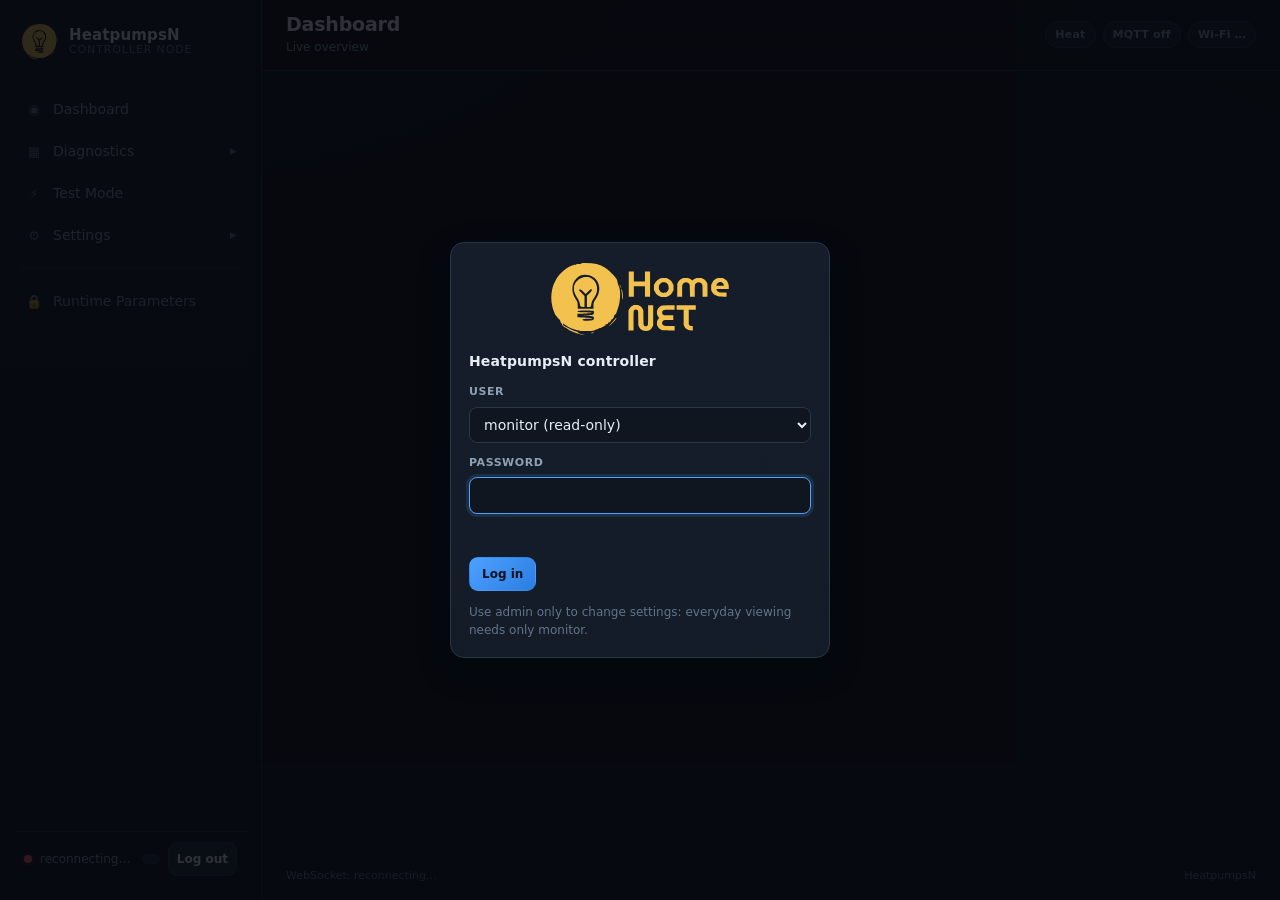
<file: firmware/data/index.html>
<!doctype html>
<html lang="en" data-theme="dark">
<head>
  <meta charset="utf-8">
  <meta name="viewport" content="width=device-width, initial-scale=1">
  <meta name="color-scheme" content="dark light">
  <title>HeatpumpsN Controller</title>
  <link rel="icon" href="favicon.svg" type="image/svg+xml">
  <link rel="stylesheet" href="css/style.css">
</head>
<body>
  <div class="app">
    <aside class="sidebar" id="sidebar">
      <div class="brand">
        <span class="brand-mark" aria-hidden="true"></span>
        <div class="brand-text">
          <strong>HeatpumpsN</strong>
          <small>controller node</small>
        </div>
      </div>

      <nav class="nav" id="nav" aria-label="Main navigation">
        <a href="#dashboard" data-route="dashboard"><span class="ico">◉</span><span>Dashboard</span></a>

        <div class="nav-group collapsed" data-group="diagnostics">
          <button type="button" class="nav-group-toggle" aria-expanded="false">
            <span class="ico">▦</span><span>Diagnostics</span><span class="chev">▾</span>
          </button>
          <div class="nav-sub">
            <a href="#log/events" data-route="log/events"><span>Event Log</span></a>
            <a href="#log/slow" data-route="log/slow"><span>Slow Log</span></a>
            <a href="#diagnostics" data-route="diagnostics"><span>Diagnostics</span></a>
          </div>
        </div>

        <a href="#test" data-route="test" class="guarded-nav"><span class="ico">⚡</span><span>Test Mode</span></a>

        <div class="nav-group collapsed" data-group="settings">
          <button type="button" class="nav-group-toggle" aria-expanded="false">
            <span class="ico">⚙</span><span>Settings</span><span class="chev">▾</span>
          </button>
          <div class="nav-sub">
            <a href="#settings/safety" data-route="settings/safety"><span>Safety &amp; Timeouts</span></a>
            <a href="#settings/hardware" data-route="settings/hardware"><span>Hardware &amp; Pins</span></a>
            <a href="#settings/control" data-route="settings/control"><span>Control &amp; Timing</span></a>
            <a href="#settings/network" data-route="settings/network"><span>Network &amp; MQTT</span></a>
            <a href="#settings/firmware" data-route="settings/firmware"><span>Firmware Update</span></a>
            <a href="#settings/security" data-route="settings/security"><span>Security</span></a>
            <a href="#settings/system" data-route="settings/system"><span>System</span></a>
          </div>
        </div>

        <div class="nav-sep"></div>
        <a href="#runtime" data-route="runtime" class="readonly-nav"><span class="ico">🔒</span><span>Runtime Parameters</span></a>
      </nav>

      <div class="sidebar-foot">
        <span id="ws-dot" class="dot dot-off"></span>
        <span id="ws-state">connecting…</span>
        <span id="user-badge" class="chip" style="margin-left:auto"></span>
        <button id="logout-btn" class="btn" type="button" style="padding:2px 8px">Log out</button>
      </div>
    </aside>

    <div class="main">
      <header class="topbar">
        <button id="menu-toggle" class="icon-btn" type="button" aria-label="Toggle menu">☰</button>
        <div class="topbar-title">
          <h1 id="page-title">Dashboard</h1>
          <p id="page-subtitle">Live overview</p>
        </div>
        <div class="badges" id="badges">
          <span id="dirty-badge" class="badge badge-warn hidden">Unsaved</span>
          <span id="mode-badge" class="badge">Heat</span>
          <span id="test-badge" class="badge badge-test hidden">Test 2:00:00</span>
          <span id="mqtt-badge" class="badge">MQTT off</span>
          <span id="wifi-badge" class="badge">Wi-Fi …</span>
        </div>
      </header>

      <main id="view" class="view" tabindex="-1" aria-live="polite"></main>

      <footer class="footer">
        <span id="conn-status">WebSocket: connecting…</span>
        <span id="build-info">HeatpumpsN</span>
      </footer>
    </div>
  </div>

  <div id="toast" class="toast hidden" role="status" aria-live="polite"></div>

  <div id="modal" class="modal hidden" role="dialog" aria-modal="true" aria-labelledby="modal-title">
    <div class="modal-card">
      <h2 id="modal-title">Confirm</h2>
      <p id="modal-body"></p>
      <div class="modal-actions">
        <button type="button" class="btn btn-ghost" id="modal-cancel">Cancel</button>
        <button type="button" class="btn btn-danger" id="modal-ok">Confirm</button>
      </div>
    </div>
  </div>

  <script src="js/hpnauth.js"></script>
  <script src="js/app.js"></script>
</body>
</html>
</file>
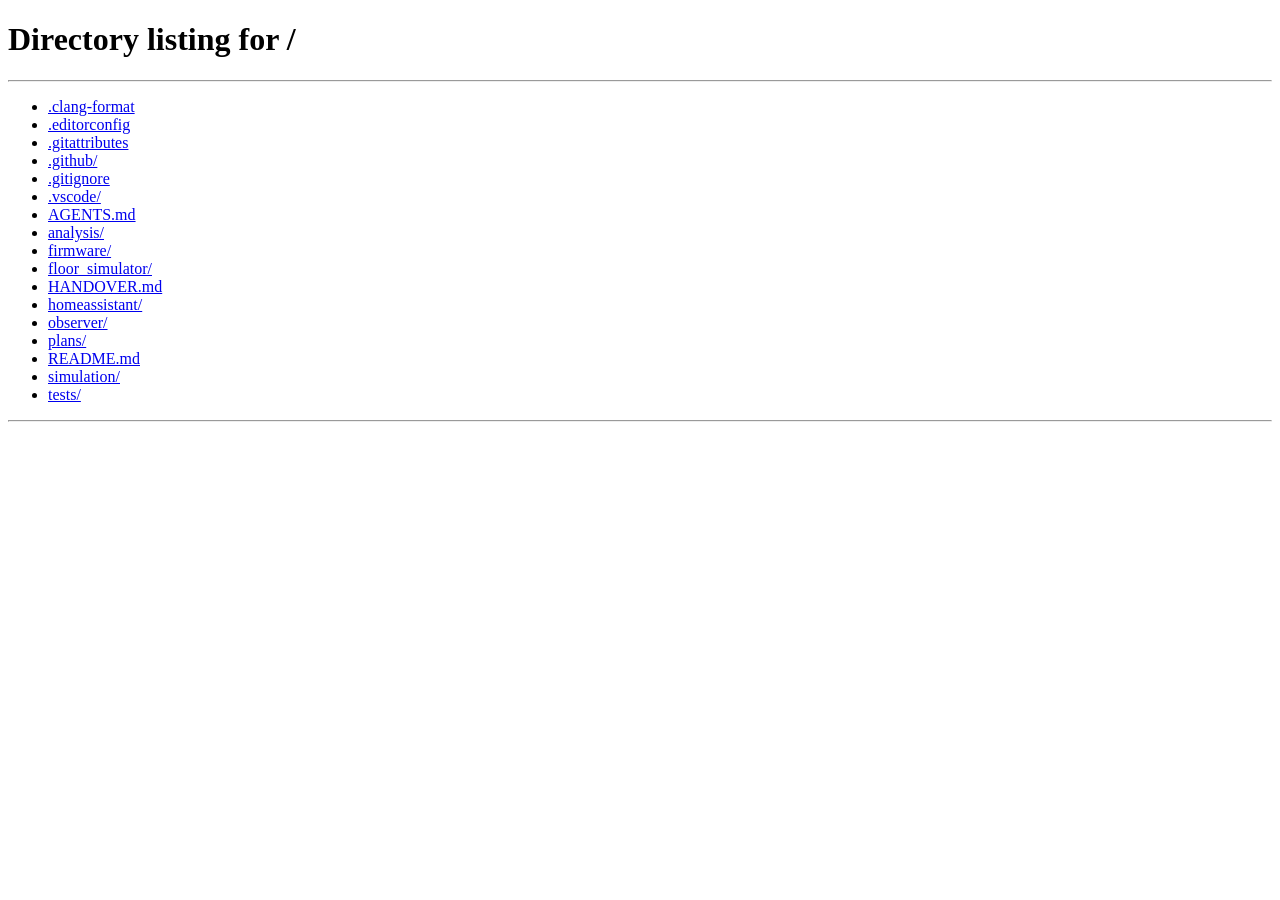
<file: firmware/data/emulation.html>
<!doctype html>
<html lang="en" data-theme="dark">
<head>
  <meta charset="utf-8">
  <meta name="viewport" content="width=device-width, initial-scale=1">
  <meta name="color-scheme" content="dark light">
  <meta name="robots" content="noindex">
  <title>Board Emulation · HeatpumpsN</title>
  <link rel="icon" href="favicon.svg" type="image/svg+xml">
  <link rel="stylesheet" href="css/style.css">
</head>
<body>
  <main class="emu-wrap">
    <header class="emu-header">
      <div>
        <h1>Board Emulation</h1>
        <p>Direct emulated-carrier control for bench development. L1 is not in the path and all relays are independent. This page is not linked from the main portal menu.</p>
      </div>
      <div class="badges">
        <span id="emu-status" class="badge">connecting…</span>
        <a class="btn" href="/">Back to portal</a>
      </div>
    </header>

    <div id="emu-root">
      <div class="card readonly">
        <div class="empty">Loading emulation model…</div>
      </div>
    </div>
  </main>

  <div id="toast" class="toast hidden" role="status" aria-live="polite"></div>

  <script src="js/hpnauth.js"></script>
  <script src="js/emulation.js"></script>
</body>
</html>
</file>
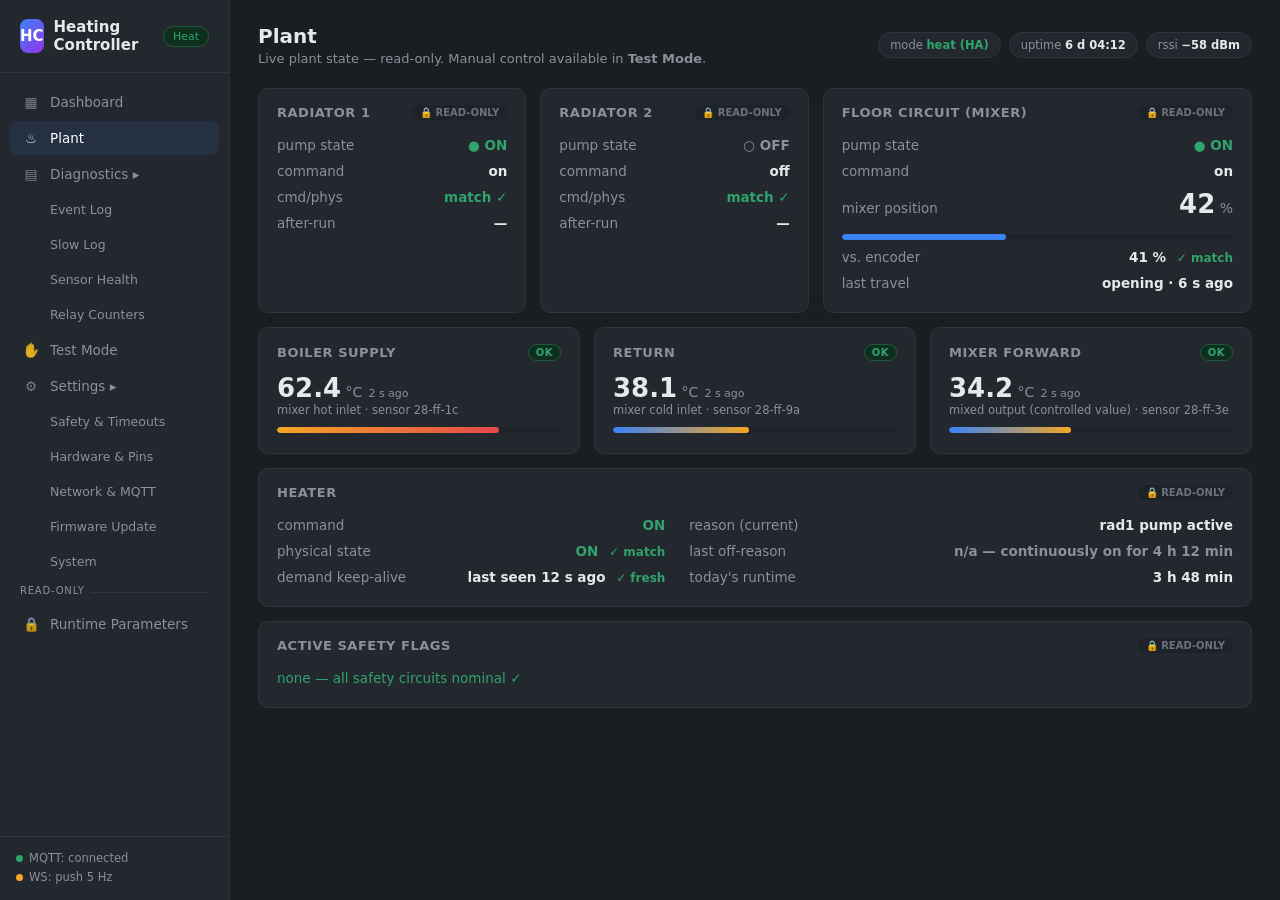
<file: plans/controller node/mock-plant.html>
<!DOCTYPE html>
<html lang="en" data-theme="dark">
<head>
<meta charset="utf-8">
<meta name="viewport" content="width=device-width, initial-scale=1">
<title>Heating Controller — Plant (mock)</title>
<style>
:root{
  --bg:#1a1d21; --panel:#23272e; --panel2:#1f2329; --text:#e6e9ec;
  --muted:#8a919a; --accent:#3b82f6; --readonly:#6b7280;
  --test:#e5484d; --ok:#30a46c; --warn:#f5a623; --err:#e5484d;
  --card-border:#2f343d;
}
[data-theme="light"]{ --bg:#f4f5f7; --panel:#ffffff; --panel2:#eef0f3; --text:#1c1f24; --muted:#6b7280; --card-border:#d6dae0; }
*{box-sizing:border-box; margin:0; padding:0; font-family:"Segoe UI",system-ui,sans-serif;}
body{background:var(--bg); color:var(--text); display:flex; min-height:100vh;}

/* ── Sidebar ─────────────────────────── */
nav{width:230px; background:var(--panel); border-right:1px solid var(--card-border);
    display:flex; flex-direction:column; flex-shrink:0;}
.brand{padding:18px 20px; border-bottom:1px solid var(--card-border); display:flex; align-items:center; gap:10px;}
.brand .logo{width:34px;height:34px;border-radius:8px;background:linear-gradient(135deg,#3b82f6,#9333ea);
    display:flex;align-items:center;justify-content:center;font-weight:700;font-size:15px;color:#fff;}
.brand b{font-size:15px;}
.badge{margin-left:auto;font-size:11px;padding:3px 9px;border-radius:20px;background:#0f2e1d;color:var(--ok);
       border:1px solid #1d5c3a; white-space:nowrap;}
.badge.test{background:#3a1215;color:var(--test);border-color:#6b2327;}
.badge.test .cnt{color:var(--warn);}
.navlist{padding:12px 10px; display:flex; flex-direction:column; gap:2px; flex:1;}
.navitem{display:flex; align-items:center; gap:10px; padding:9px 12px; border-radius:8px;
         color:var(--muted); font-size:13.5px; cursor:pointer; text-decoration:none;}
.navitem:hover{background:var(--panel2); color:var(--text);}
.navitem.active{background:#263043; color:#fff;}
.navitem .ico{width:18px; text-align:center; opacity:.85;}
.navsub{margin-left:28px; font-size:12.5px;}
.navsep{margin:12px 10px; border-top:1px solid var(--card-border); position:relative;}
.navsep span{position:absolute; top:-8px; left:0; background:var(--panel); padding-right:6px;
             font-size:10px; letter-spacing:.08em; text-transform:uppercase; color:var(--muted);}
.lock{font-size:11px;}
footer.nav{padding:12px 16px; border-top:1px solid var(--card-border); font-size:11.5px; color:var(--muted); line-height:1.7;}
footer.nav .dot{display:inline-block;width:7px;height:7px;border-radius:50%;background:var(--ok);margin-right:6px;}
footer.nav .dot.warn{background:var(--warn);}

/* ── Main ────────────────────────────── */
main{flex:1; padding:24px 28px; max-width:1200px;}
.topbar{display:flex; align-items:center; margin-bottom:22px;}
.topbar h1{font-size:20px; font-weight:600;}
.topbar .sub{color:var(--muted); font-size:13px; margin-top:3px;}
.syschips{margin-left:auto; display:flex; gap:8px;}
.chip{font-size:11.5px; padding:5px 11px; border-radius:20px; background:var(--panel);
      border:1px solid var(--card-border); color:var(--muted);}
.chip b{color:var(--text); font-weight:600;}
.chip.ok b{color:var(--ok);} .chip.warn b{color:var(--warn);}

/* ── Cards / grid ────────────────────── */
.grid{display:grid; grid-template-columns:1fr 1fr 1.6fr; gap:14px;}
.grid.temps{grid-template-columns:1fr 1fr 1fr; margin-top:14px;}
.heater{margin-top:14px;}
.card{background:var(--panel); border:1px solid var(--card-border); border-radius:10px; padding:16px 18px;}
.card h3{font-size:13px; font-weight:600; letter-spacing:.04em; text-transform:uppercase;
         color:var(--muted); margin-bottom:12px; display:flex; align-items:center; gap:8px;}
.card h3 .tag{margin-left:auto; font-size:10px; padding:2px 8px; border-radius:10px;
              background:var(--panel2); color:var(--readonly); letter-spacing:0;}
.row{display:flex; justify-content:space-between; align-items:baseline; padding:5px 0; font-size:13.5px;}
.row .k{color:var(--muted);}
.row .v{font-weight:600; font-variant-numeric:tabular-nums;}
.state-on{color:var(--ok);} .state-off{color:var(--muted);}
.mismatch{color:var(--err); font-weight:700;}
.warnTxt{color:var(--warn);}
.big{font-size:26px; font-weight:700; font-variant-numeric:tabular-nums;}
.big small{font-size:14px; color:var(--muted); font-weight:500;}
.check{color:var(--ok); font-size:12px; margin-left:6px;}
.stale{font-size:11px; color:var(--muted); font-weight:400; margin-left:6px;}
.pipe{height:6px; border-radius:3px; background:var(--panel2); margin:10px 0 4px; position:relative; overflow:hidden;}
.pipe .fill{position:absolute; top:0; bottom:0; border-radius:3px;}
.temp-card .val{display:flex; align-items:baseline; margin-top:4px;}
.sublabel{font-size:11.5px; color:var(--muted);}
.healthchip{font-size:10px; padding:2px 7px; border-radius:10px; border:1px solid; margin-left:auto;}
.healthchip.ok{color:var(--ok); border-color:#1d5c3a; background:#0f2e1d;}
.healthchip.stale{color:var(--warn); border-color:#7a5a12; background:#33250a;}
</style>
</head>
<body>

<nav>
  <div class="brand"><div class="logo">HC</div><b>Heating Controller</b><span class="badge">Heat</span></div>
  <div class="navlist">
    <a class="navitem"><span class="ico">▦</span>Dashboard</a>
    <a class="navitem active"><span class="ico">♨</span>Plant</a>
    <a class="navitem"><span class="ico">▤</span>Diagnostics ▸</a>
    <a class="navitem navsub">Event Log</a>
    <a class="navitem navsub">Slow Log</a>
    <a class="navitem navsub">Sensor Health</a>
    <a class="navitem navsub">Relay Counters</a>
    <a class="navitem"><span class="ico">✋</span>Test Mode</a>
    <a class="navitem"><span class="ico">⚙</span>Settings ▸</a>
    <a class="navitem navsub">Safety &amp; Timeouts</a>
    <a class="navitem navsub">Hardware &amp; Pins</a>
    <a class="navitem navsub">Network &amp; MQTT</a>
    <a class="navitem navsub">Firmware Update</a>
    <a class="navitem navsub">System</a>
    <div class="navsep"><span>read-only</span></div>
    <a class="navitem"><span class="ico">🔒</span>Runtime Parameters</a>
  </div>
  <footer class="nav">
    <div><span class="dot"></span>MQTT: connected</div>
    <div><span class="dot warn"></span>WS: push 5 Hz</div>
  </footer>
</nav>

<main>
  <div class="topbar">
    <div>
      <h1>Plant</h1>
      <div class="sub">Live plant state — read-only. Manual control available in <b>Test Mode</b>.</div>
    </div>
    <div class="syschips">
      <span class="chip ok">mode <b>heat (HA)</b></span>
      <span class="chip">uptime <b>6 d 04:12</b></span>
      <span class="chip">rssi <b>−58 dBm</b></span>
    </div>
  </div>

  <div class="grid">
    <div class="card">
      <h3>Radiator 1 <span class="tag">🔒 read-only</span></h3>
      <div class="row"><span class="k">pump state</span><span class="v state-on">● ON</span></div>
      <div class="row"><span class="k">command</span><span class="v">on</span></div>
      <div class="row"><span class="k">cmd/phys</span><span class="v state-on">match ✓</span></div>
      <div class="row"><span class="k">after-run</span><span class="v">—</span></div>
    </div>
    <div class="card">
      <h3>Radiator 2 <span class="tag">🔒 read-only</span></h3>
      <div class="row"><span class="k">pump state</span><span class="v state-off">○ OFF</span></div>
      <div class="row"><span class="k">command</span><span class="v">off</span></div>
      <div class="row"><span class="k">cmd/phys</span><span class="v state-on">match ✓</span></div>
      <div class="row"><span class="k">after-run</span><span class="v">—</span></div>
    </div>
    <div class="card">
      <h3>Floor Circuit (Mixer) <span class="tag">🔒 read-only</span></h3>
      <div class="row"><span class="k">pump state</span><span class="v state-on">● ON</span></div>
      <div class="row"><span class="k">command</span><span class="v">on</span></div>
      <div class="row"><span class="k">mixer position</span><span class="v big">42<small> %</small></span></div>
      <div class="pipe"><div class="fill" style="left:0;width:42%;background:var(--accent);"></div></div>
      <div class="row"><span class="k">vs. encoder</span><span class="v">41 % <span class="check">✓ match</span></span></div>
      <div class="row"><span class="k">last travel</span><span class="v">opening · 6 s ago</span></div>
    </div>
  </div>

  <div class="grid temps">
    <div class="card temp-card">
      <h3>Boiler supply <span class="healthchip ok">ok</span></h3>
      <div class="val"><span class="big">62.4<small> °C</small></span><span class="stale">2 s ago</span></div>
      <div class="sublabel">mixer hot inlet · sensor 28-ff-1c</div>
      <div class="pipe"><div class="fill" style="left:0;width:78%;background:linear-gradient(90deg,#f5a623,#e5484d);"></div></div>
    </div>
    <div class="card temp-card">
      <h3>Return <span class="healthchip ok">ok</span></h3>
      <div class="val"><span class="big">38.1<small> °C</small></span><span class="stale">2 s ago</span></div>
      <div class="sublabel">mixer cold inlet · sensor 28-ff-9a</div>
      <div class="pipe"><div class="fill" style="left:0;width:48%;background:linear-gradient(90deg,#3b82f6,#f5a623);"></div></div>
    </div>
    <div class="card temp-card">
      <h3>Mixer forward <span class="healthchip ok">ok</span></h3>
      <div class="val"><span class="big">34.2<small> °C</small></span><span class="stale">2 s ago</span></div>
      <div class="sublabel">mixed output (controlled value) · sensor 28-ff-3e</div>
      <div class="pipe"><div class="fill" style="left:0;width:43%;background:linear-gradient(90deg,#3b82f6,#f5a623);"></div></div>
    </div>
  </div>

  <div class="heater card">
    <h3>Heater <span class="tag">🔒 read-only</span></h3>
    <div style="display:flex; gap:24px; flex-wrap:wrap;">
      <div style="flex:1; min-width:220px;">
        <div class="row"><span class="k">command</span><span class="v state-on">ON</span></div>
        <div class="row"><span class="k">physical state</span><span class="v state-on">ON <span class="check">✓ match</span></span></div>
        <div class="row"><span class="k">demand keep-alive</span><span class="v">last seen 12 s ago <span class="check">✓ fresh</span></span></div>
      </div>
      <div style="flex:1.4; min-width:260px;">
        <div class="row"><span class="k">reason (current)</span><span class="v">rad1 pump active</span></div>
        <div class="row"><span class="k">last off-reason</span><span class="v state-off">n/a — continuously on for 4 h 12 min</span></div>
        <div class="row"><span class="k">today's runtime</span><span class="v">3 h 48 min</span></div>
      </div>
    </div>
  </div>

  <div class="heater card">
    <h3>Active safety flags <span class="tag">🔒 read-only</span></h3>
    <div class="row"><span class="v" style="color:var(--ok); font-weight:500;">none — all safety circuits nominal ✓</span></div>
  </div>
</main>

</body>
</html>
</file>
<file: firmware/data/css/style.css>
:root {
  --bg: #0b0f14;
  --bg-2: #0f1620;
  --panel: #141d29;
  --panel-2: #1a2634;
  --panel-3: #203044;
  --line: #27374a;
  --line-soft: #1d2a3a;
  --text: #e8eef6;
  --muted: #8fa0b4;
  --faint: #62748a;
  --accent: #4ea1ff;
  --accent-2: #2b7de0;
  --accent-soft: rgba(78, 161, 255, .14);
  --ok: #35d07f;
  --ok-soft: rgba(53, 208, 127, .13);
  --warn: #f5b84c;
  --warn-soft: rgba(245, 184, 76, .13);
  --err: #ff5c6c;
  --err-soft: rgba(255, 92, 108, .13);
  --safety: #ff8a3d;
  --safety-soft: rgba(255, 138, 61, .14);
  --brand: #f2c14e;           /* HomeNET logo, toned to sit beside --warn */
  --radius: 14px;
  --radius-sm: 9px;
  --shadow: 0 12px 34px rgba(0, 0, 0, .22);
  --mono: ui-monospace, SFMono-Regular, Menlo, Consolas, "Liberation Mono", monospace;
}

html[data-theme="light"] {
  --bg: #eef2f7;
  --bg-2: #e6ebf2;
  --panel: #ffffff;
  --panel-2: #f5f8fc;
  --panel-3: #eaf0f7;
  --line: #d2dce8;
  --line-soft: #e2e9f1;
  --text: #152235;
  --muted: #5d7089;
  --faint: #8192a6;
  --accent: #176fd1;
  --accent-2: #0f5cae;
  --accent-soft: rgba(23, 111, 209, .1);
  --ok: #138a50;
  --ok-soft: rgba(19, 138, 80, .1);
  --warn: #a66b00;
  --warn-soft: rgba(166, 107, 0, .11);
  --err: #c62f3e;
  --err-soft: rgba(198, 47, 62, .1);
  --safety: #b64a0a;
  --safety-soft: rgba(182, 74, 10, .11);
  --brand: #b88600;           /* ~3:1 on white */
  --shadow: 0 10px 26px rgba(22, 40, 65, .08);
}

* { box-sizing: border-box; }
html, body { min-height: 100%; }
body {
  margin: 0;
  background:
    radial-gradient(900px 500px at 12% -10%, rgba(78, 161, 255, .08), transparent 60%),
    radial-gradient(700px 420px at 105% 0%, rgba(53, 208, 127, .05), transparent 55%),
    var(--bg);
  color: var(--text);
  font-family: Inter, ui-sans-serif, system-ui, -apple-system, BlinkMacSystemFont, "Segoe UI", sans-serif;
  font-size: 14px;
  line-height: 1.5;
  -webkit-font-smoothing: antialiased;
}
a { color: inherit; text-decoration: none; }
button, input, select, textarea { font: inherit; color: inherit; }
button { cursor: pointer; }
h1, h2, h3, h4, p { margin: 0; }
.hidden { display: none !important; }
/* Conditional settings blocks are toggled with the hidden attribute, which the
   display rules below would otherwise override. */
[hidden] { display: none !important; }
.mono { font-family: var(--mono); }
.muted { color: var(--muted); }
.faint { color: var(--faint); }
.small { font-size: 12px; }
.right { text-align: right; }
.nowrap { white-space: nowrap; }

.app {
  display: grid;
  grid-template-columns: 262px minmax(0, 1fr);
  min-height: 100vh;
}

/* Sidebar */
.sidebar {
  position: sticky;
  top: 0;
  height: 100vh;
  overflow-y: auto;
  display: flex;
  flex-direction: column;
  gap: 18px;
  padding: 20px 14px 14px;
  border-right: 1px solid var(--line);
  background: linear-gradient(180deg, var(--bg-2), var(--bg));
  z-index: 40;
}
.brand {
  display: flex;
  align-items: center;
  gap: 11px;
  padding: 4px 8px 12px;
}
/* The logo files are single-colour shapes used as masks, so they take the
   theme's --brand colour. */
.brand-mark, .login-logo {
  flex: none;
  background: var(--brand);
  -webkit-mask: url(../favicon.svg) center / contain no-repeat;
  mask: url(../favicon.svg) center / contain no-repeat;
}
.brand-mark { width: 36px; height: 36px; }
.login-logo {
  height: 72px;
  margin: 2px 0 4px;
  -webkit-mask-image: url(../img/logo.svg);
  mask-image: url(../img/logo.svg);
}
.brand-text { display: flex; flex-direction: column; line-height: 1.15; }
.brand-text strong { letter-spacing: .01em; font-size: 15px; }
.brand-text small { color: var(--faint); font-size: 11px; letter-spacing: .08em; text-transform: uppercase; }
.nav { display: flex; flex-direction: column; gap: 3px; }
.nav a,
.nav-group-toggle {
  display: flex;
  align-items: center;
  gap: 10px;
  width: 100%;
  min-height: 38px;
  padding: 8px 10px;
  border: 1px solid transparent;
  border-radius: var(--radius-sm);
  background: transparent;
  color: var(--muted);
  text-align: left;
  transition: background .16s ease, color .16s ease, border-color .16s ease;
}
.nav a:hover,
.nav-group-toggle:hover { color: var(--text); background: var(--panel); }
.nav a.active {
  color: var(--text);
  background: var(--accent-soft);
  border-color: rgba(78, 161, 255, .25);
}
.nav a.active .ico { color: var(--accent); }
.nav .ico { width: 18px; text-align: center; color: var(--faint); font-size: 13px; }
.nav-group-toggle .chev { margin-left: auto; color: var(--faint); transition: transform .16s ease; }
.nav-group.collapsed .chev { transform: rotate(-90deg); }
.nav-group.collapsed .nav-sub { display: none; }
.nav-sub { display: flex; flex-direction: column; gap: 1px; margin: 2px 0 4px 28px; }
.nav-sub a {
  min-height: 30px;
  padding: 5px 9px;
  font-size: 13px;
  color: var(--faint);
}
.nav-sub a.active { color: var(--accent); background: transparent; border-color: transparent; }
.nav-sep { height: 1px; background: var(--line-soft); margin: 10px 6px; }
.guarded-nav { border-left: 2px solid transparent; }
.guarded-nav.active { border-left-color: var(--err); }
.readonly-nav { opacity: .88; }
.sidebar-foot {
  margin-top: auto;
  display: flex;
  align-items: center;
  gap: 8px;
  padding: 10px;
  border-top: 1px solid var(--line-soft);
  color: var(--muted);
  font-size: 12px;
}
.dot {
  width: 8px;
  height: 8px;
  border-radius: 50%;
  background: var(--faint);
  box-shadow: 0 0 0 3px rgba(255, 255, 255, .02);
  flex: none;
}
.dot-on { background: var(--ok); box-shadow: 0 0 0 3px var(--ok-soft); }
.dot-warn { background: var(--warn); box-shadow: 0 0 0 3px var(--warn-soft); }
.dot-off { background: var(--err); box-shadow: 0 0 0 3px var(--err-soft); }

/* Main shell */
.main { min-width: 0; display: flex; flex-direction: column; min-height: 100vh; }
.topbar {
  position: sticky;
  top: 0;
  z-index: 30;
  display: flex;
  align-items: center;
  gap: 14px;
  padding: 14px 24px;
  border-bottom: 1px solid var(--line);
  background: color-mix(in srgb, var(--bg) 82%, transparent);
  backdrop-filter: blur(14px);
}
.topbar-title { min-width: 0; }
.topbar-title h1 { font-size: 19px; line-height: 1.15; letter-spacing: -.01em; }
.topbar-title p { color: var(--muted); font-size: 12px; margin-top: 2px; }
.badges { margin-left: auto; display: flex; align-items: center; gap: 7px; flex-wrap: wrap; justify-content: flex-end; }
.icon-btn {
  display: none;
  width: 36px;
  height: 36px;
  border: 1px solid var(--line);
  border-radius: 10px;
  background: var(--panel);
  color: var(--text);
}
.view { flex: 1; width: 100%; max-width: 1500px; margin: 0 auto; padding: 24px; outline: none; }
.footer {
  display: flex;
  justify-content: space-between;
  gap: 16px;
  padding: 10px 24px 16px;
  color: var(--faint);
  font-size: 11px;
}
.footer span { overflow: hidden; text-overflow: ellipsis; white-space: nowrap; }

/* Badges, chips, pills */
.badge {
  display: inline-flex;
  align-items: center;
  gap: 6px;
  min-height: 27px;
  padding: 4px 9px;
  border: 1px solid var(--line);
  border-radius: 999px;
  background: var(--panel);
  color: var(--muted);
  font-size: 11px;
  font-weight: 650;
  letter-spacing: .02em;
  white-space: nowrap;
}
.badge-ok { color: var(--ok); border-color: rgba(53, 208, 127, .32); background: var(--ok-soft); }
.badge-warn { color: var(--warn); border-color: rgba(245, 184, 76, .32); background: var(--warn-soft); }
.badge-err { color: var(--err); border-color: rgba(255, 92, 108, .32); background: var(--err-soft); }
.badge-test { color: #08101b; background: linear-gradient(135deg, #ffd27a, #ffb347); border-color: transparent; }
.mode-heat { color: #ffcf87; border-color: rgba(245, 184, 76, .3); background: var(--warn-soft); }
.mode-summer { color: #8ce7bd; border-color: rgba(53, 208, 127, .3); background: var(--ok-soft); }
.mode-test { color: var(--err); border-color: rgba(255, 92, 108, .35); background: var(--err-soft); }
.mode-anti_seize { color: var(--accent); border-color: rgba(78, 161, 255, .32); background: var(--accent-soft); }
.chip {
  display: inline-flex;
  align-items: center;
  gap: 6px;
  padding: 4px 8px;
  border-radius: 999px;
  border: 1px solid var(--line);
  background: var(--panel-2);
  color: var(--muted);
  font-size: 11px;
  white-space: nowrap;
}
.chip-ok { color: var(--ok); border-color: rgba(53, 208, 127, .28); background: var(--ok-soft); }
.chip-warn { color: var(--warn); border-color: rgba(245, 184, 76, .28); background: var(--warn-soft); }
.chip-err { color: var(--err); border-color: rgba(255, 92, 108, .28); background: var(--err-soft); }
.chip-safety { color: var(--safety); border-color: rgba(255, 138, 61, .3); background: var(--safety-soft); }
.state-pill { display: inline-flex; align-items: center; gap: 7px; font-weight: 650; }
.state-pill::before { content: ""; width: 8px; height: 8px; border-radius: 50%; background: var(--faint); }
.state-pill.state-on { color: var(--ok); }
.state-pill.state-on::before { background: var(--ok); box-shadow: 0 0 0 3px var(--ok-soft); }
.state-pill.state-off { color: var(--faint); }
.state-pill.state-off::before { background: var(--faint); }
.state-pill.mismatch { color: var(--err); }
.state-pill.mismatch::before { background: var(--err); box-shadow: 0 0 0 3px var(--err-soft); }

/* Layout cards */
.grid { display: grid; gap: 16px; }
.grid.cols-2 { grid-template-columns: repeat(2, minmax(0, 1fr)); }
.grid.cols-3 { grid-template-columns: repeat(3, minmax(0, 1fr)); }
.grid.cols-4 { grid-template-columns: repeat(4, minmax(0, 1fr)); }
.grid.auto { grid-template-columns: repeat(auto-fit, minmax(220px, 1fr)); }
.stack { display: flex; flex-direction: column; gap: 16px; }
.row { display: flex; align-items: center; gap: 10px; flex-wrap: wrap; }
.row.between { justify-content: space-between; }
.card {
  position: relative;
  background: linear-gradient(180deg, var(--panel), color-mix(in srgb, var(--panel) 78%, var(--bg-2)));
  border: 1px solid var(--line);
  border-radius: var(--radius);
  padding: 18px;
  box-shadow: var(--shadow);
  min-width: 0;
}
.card.pad-sm { padding: 14px; }
.card h2 { font-size: 14px; letter-spacing: .01em; }
.card h3 { font-size: 13px; color: var(--muted); font-weight: 650; }
.card-head { display: flex; align-items: flex-start; justify-content: space-between; gap: 12px; margin-bottom: 14px; }
.card-head p { color: var(--muted); font-size: 12px; margin-top: 3px; }
.card.readonly { border-color: var(--line-soft); }
.card.writable { border-color: rgba(78, 161, 255, .38); }
.card.guarded { border-color: rgba(255, 92, 108, .42); }
.card.accent-top::before {
  content: "";
  position: absolute;
  inset: 0 0 auto;
  height: 2px;
  border-radius: var(--radius) var(--radius) 0 0;
  background: linear-gradient(90deg, var(--accent), transparent 70%);
}
.card.guarded.accent-top::before { background: linear-gradient(90deg, var(--err), transparent 70%); }
.card.readonly.accent-top::before { background: linear-gradient(90deg, var(--faint), transparent 70%); }
.section-title { display: flex; align-items: center; justify-content: space-between; gap: 12px; margin: 6px 0 12px; }
.section-title h2 { font-size: 15px; }
.section-title p { color: var(--muted); font-size: 12px; }

/* Metrics */
.metric { display: flex; flex-direction: column; gap: 4px; }
.metric-label { color: var(--muted); font-size: 11px; text-transform: uppercase; letter-spacing: .07em; font-weight: 650; }
.metric-value { font-size: 27px; line-height: 1.1; font-weight: 720; letter-spacing: -.02em; }
.metric-value.sm { font-size: 21px; }
.metric-sub { color: var(--faint); font-size: 12px; }
.metric-row { display: flex; align-items: baseline; justify-content: space-between; gap: 10px; padding: 7px 0; border-bottom: 1px solid var(--line-soft); }
.metric-row:last-child { border-bottom: 0; }
.metric-row .k { color: var(--muted); }
.metric-row .v { font-weight: 650; font-family: var(--mono); font-size: 12px; }
.kv { display: grid; grid-template-columns: minmax(90px, auto) minmax(0, 1fr); gap: 7px 14px; align-items: baseline; }
.kv dt { color: var(--muted); font-size: 12px; }
.kv dd { margin: 0; font-family: var(--mono); font-size: 12px; overflow-wrap: anywhere; }

/* Temperature tiles */
.temp-grid { display: grid; grid-template-columns: repeat(auto-fit, minmax(160px, 1fr)); gap: 10px; }
.temp-tile {
  padding: 12px;
  border: 1px solid var(--line-soft);
  border-radius: var(--radius-sm);
  background: var(--panel-2);
}
.temp-tile .label { color: var(--muted); font-size: 11px; text-transform: uppercase; letter-spacing: .05em; }
.temp-tile .value { font-size: 23px; font-weight: 720; margin-top: 2px; font-family: var(--mono); }
.temp-tile .meta { display: flex; align-items: center; gap: 7px; margin-top: 4px; color: var(--faint); font-size: 11px; }
.temp-tile.stale { border-color: rgba(245, 184, 76, .3); }
.temp-tile.bad { border-color: rgba(255, 92, 108, .35); }
.temp-tile.bad .value { color: var(--err); }

/* Circuits */
.circuit-grid { display: grid; grid-template-columns: repeat(auto-fit, minmax(220px, 1fr)); gap: 12px; }
.circuit {
  padding: 14px;
  border: 1px solid var(--line-soft);
  border-radius: var(--radius-sm);
  background: var(--panel-2);
}
.circuit-head { display: flex; align-items: center; justify-content: space-between; gap: 8px; }
.circuit-head strong { font-size: 13px; }
.circuit-body { margin-top: 10px; display: grid; gap: 7px; }
.mixer-metrics { margin-top: 14px; display: grid; gap: 8px; }
.mixer-temp-grid { grid-template-columns: repeat(3, minmax(0, 1fr)); }
.number-row { display: flex; align-items: center; gap: 8px; }
.number-row input { flex: 1; min-width: 0; }
.number-row .unit { color: var(--faint); font-size: 11px; min-width: 34px; }
.bar { height: 7px; border-radius: 999px; background: var(--line-soft); overflow: hidden; }
.bar > span { display: block; height: 100%; border-radius: inherit; background: linear-gradient(90deg, var(--accent-2), var(--accent)); }
.bar.ok > span { background: linear-gradient(90deg, #1e9f65, var(--ok)); }

/* Tables */
.table-wrap { overflow: auto; border: 1px solid var(--line-soft); border-radius: var(--radius-sm); }
table { width: 100%; border-collapse: collapse; min-width: 620px; }
th, td { padding: 10px 12px; border-bottom: 1px solid var(--line-soft); text-align: left; vertical-align: top; }
th {
  position: sticky;
  top: 0;
  background: var(--panel-2);
  color: var(--muted);
  font-size: 10px;
  text-transform: uppercase;
  letter-spacing: .08em;
  z-index: 1;
}
tr:last-child td { border-bottom: 0; }
td { font-size: 12.5px; }
td.mono, th.mono { font-family: var(--mono); }
.sev-info { color: var(--muted); }
.sev-warn { color: var(--warn); }
.sev-error { color: var(--err); }
.sev-safety { color: var(--safety); font-weight: 700; }
.empty { padding: 26px 14px; text-align: center; color: var(--faint); }

/* Buttons and controls */
.btn {
  display: inline-flex;
  align-items: center;
  justify-content: center;
  gap: 7px;
  min-height: 34px;
  padding: 7px 12px;
  border: 1px solid var(--line);
  border-radius: 9px;
  background: var(--panel-2);
  color: var(--text);
  font-size: 12px;
  font-weight: 650;
  transition: background .16s ease, border-color .16s ease, transform .05s ease;
}
.btn:hover { background: var(--panel-3); border-color: var(--faint); }
.btn:active { transform: translateY(1px); }
.btn:disabled { opacity: .48; cursor: not-allowed; }
.btn-primary { background: linear-gradient(135deg, var(--accent), var(--accent-2)); border-color: transparent; color: #06111f; }
.btn-primary:hover { filter: brightness(1.06); background: linear-gradient(135deg, var(--accent), var(--accent-2)); }
.btn-danger { background: var(--err-soft); border-color: rgba(255, 92, 108, .4); color: var(--err); }
.btn-danger:hover { background: rgba(255, 92, 108, .2); }
.btn-ok { background: var(--ok-soft); border-color: rgba(53, 208, 127, .4); color: var(--ok); }
.btn-ghost { background: transparent; }
.btn-sm { min-height: 28px; padding: 4px 8px; font-size: 11px; }
.btn-lg { min-height: 42px; padding: 10px 16px; font-size: 13px; }
.icon-text { font-family: var(--mono); }

.toggle-btn {
  display: inline-flex;
  align-items: center;
  gap: 8px;
  min-width: 104px;
  justify-content: space-between;
  padding: 6px 9px;
  border: 1px solid var(--line);
  border-radius: 999px;
  background: var(--panel-2);
  color: var(--muted);
  font-size: 11px;
  font-weight: 700;
}
.toggle-btn::after {
  content: "";
  width: 30px;
  height: 17px;
  border-radius: 999px;
  background: var(--line);
  box-shadow: inset 0 0 0 1px rgba(0, 0, 0, .15);
  position: relative;
}
.toggle-btn[aria-pressed="true"] { color: var(--ok); border-color: rgba(53, 208, 127, .35); background: var(--ok-soft); }
.toggle-btn[aria-pressed="true"]::after { background: var(--ok); }
.toggle-btn:disabled { opacity: .45; cursor: not-allowed; }
.control-row {
  display: flex;
  align-items: center;
  justify-content: space-between;
  gap: 12px;
  padding: 10px 0;
  border-bottom: 1px solid var(--line-soft);
}
.control-row:last-child { border-bottom: 0; }
.control-label { display: flex; flex-direction: column; gap: 2px; }
.control-label strong { font-size: 12.5px; }
.control-label small { color: var(--faint); font-size: 11px; }

/* Forms */
.settings-form { display: flex; flex-direction: column; gap: 16px; }
/* Every section is its own box. A thin divider was easy to miss on a long
   settings page, so the section carries a border, a panel background and its
   own padding instead. */
.form-section {
  display: flex;
  flex-direction: column;
  gap: 12px;
  padding: 14px;
  border: 1px solid var(--line-soft);
  border-radius: var(--radius-sm);
  background: var(--panel-2);
}
.form-section + .form-section { margin-top: 12px; }
.form-section h3 {
  font-size: 12px;
  text-transform: uppercase;
  letter-spacing: .07em;
  color: var(--muted);
}
.form-section > p:last-child { margin-bottom: 0; }
.form-grid { display: grid; grid-template-columns: repeat(2, minmax(0, 1fr)); gap: 14px; }
.form-grid.one { grid-template-columns: 1fr; }
.field { display: flex; flex-direction: column; gap: 6px; min-width: 0; }
.field > label { color: var(--muted); font-size: 11px; font-weight: 700; letter-spacing: .05em; text-transform: uppercase; }
.field > label.checkbox-row { color: var(--faint); font-size: 11px; font-weight: 400; letter-spacing: normal; text-transform: none; }
.field input[type="text"],
.field input[type="password"],
.field input[type="number"],
.field input[type="file"],
.field textarea,
.field select {
  width: 100%;
  min-height: 36px;
  padding: 7px 10px;
  border: 1px solid var(--line);
  border-radius: 8px;
  background: var(--bg-2);
  color: var(--text);
  outline: none;
}
.field input:focus, .field select:focus, .field textarea:focus { border-color: var(--accent); box-shadow: 0 0 0 3px var(--accent-soft); }
.field small { color: var(--faint); font-size: 11px; }
.field .inline { display: flex; align-items: center; gap: 8px; }
/* Number field with its polarity tick on the same row */
.pin-row { display: flex; align-items: center; gap: 12px; flex-wrap: wrap; }
.pin-row input[type="number"] {
  width: 96px;
  flex: none;
  min-height: 36px;
  padding: 7px 10px;
  border: 1px solid var(--line);
  border-radius: 8px;
  background: var(--bg-2);
  color: var(--text);
  outline: none;
  text-align: right;
  font-variant-numeric: tabular-nums;
}
.pin-row input[type="number"]:focus { border-color: var(--accent); box-shadow: 0 0 0 3px var(--accent-soft); }
.pin-row .checkbox-row span { color: var(--muted); font-size: 12px; }
.range-row { display: grid; grid-template-columns: minmax(0, 1fr) 92px auto; gap: 8px; align-items: center; }
.range-row input[type="range"] { width: 100%; accent-color: var(--accent); }
.range-row input[type="number"] {
  width: 100%;
  min-height: 34px;
  padding: 5px 8px;
  border: 1px solid var(--line);
  border-radius: 8px;
  background: var(--bg-2);
  color: var(--text);
  outline: none;
  text-align: right;
  font-variant-numeric: tabular-nums;
}
.range-row input[type="number"]:focus {
  border-color: var(--accent);
  box-shadow: 0 0 0 3px var(--accent-soft);
}
.range-row input[type="number"]:disabled { opacity: .5; cursor: not-allowed; }
.range-row .unit { color: var(--faint); font-size: 11px; min-width: 28px; }
.checkbox-row { display: flex; align-items: center; gap: 8px; min-height: 34px; }
.checkbox-row input { width: 16px; height: 16px; accent-color: var(--accent); }
.form-actions {
  display: flex;
  align-items: center;
  gap: 10px;
  flex-wrap: wrap;
  padding-top: 4px;
}
.form-actions .spacer { flex: 1; }
.settings-form.dirty .form-actions { position: sticky; bottom: 0; }
.banner {
  padding: 11px 13px;
  border: 1px solid var(--line);
  border-radius: var(--radius-sm);
  background: var(--panel-2);
  color: var(--muted);
  font-size: 12px;
}
.banner.warn { border-color: rgba(245, 184, 76, .3); background: var(--warn-soft); color: var(--warn); }
.banner.err { border-color: rgba(255, 92, 108, .3); background: var(--err-soft); color: var(--err); }
.banner.ok { border-color: rgba(53, 208, 127, .3); background: var(--ok-soft); color: var(--ok); }
.banner.info { border-color: rgba(78, 161, 255, .3); background: var(--accent-soft); color: var(--accent); }
.banner strong { color: var(--text); }

/* Charts */
.chart-wrap {
  border: 1px solid var(--line-soft);
  border-radius: var(--radius-sm);
  background: var(--panel-2);
  padding: 10px;
  overflow: hidden;
}
.chart { display: block; width: 100%; height: auto; min-height: 220px; }
.chart text { fill: var(--faint); font-size: 10px; font-family: var(--mono); }
.chart .grid-line { stroke: var(--line-soft); stroke-width: 1; }
.chart .axis { stroke: var(--line); stroke-width: 1; }
.chart .series-boiler { fill: none; stroke: #ffb347; stroke-width: 2; }
.chart .series-mix { fill: none; stroke: var(--accent); stroke-width: 2; }
.chart .series-ret { fill: none; stroke: var(--ok); stroke-width: 2; }
.legend { display: flex; gap: 14px; flex-wrap: wrap; margin-top: 8px; color: var(--muted); font-size: 11px; }
.legend i { display: inline-block; width: 10px; height: 10px; border-radius: 3px; margin-right: 5px; vertical-align: -1px; }
.legend .boiler i { background: #ffb347; }
.legend .mix i { background: var(--accent); }
.legend .ret i { background: var(--ok); }

/* Toast and modal */
.toast {
  position: fixed;
  right: 22px;
  bottom: 22px;
  z-index: 100;
  max-width: min(420px, calc(100vw - 44px));
  padding: 12px 14px;
  border: 1px solid var(--line);
  border-radius: 12px;
  background: var(--panel-3);
  color: var(--text);
  box-shadow: 0 16px 40px rgba(0, 0, 0, .35);
  font-size: 13px;
}
.toast.ok { border-color: rgba(53, 208, 127, .45); }
.toast.warn { border-color: rgba(245, 184, 76, .5); }
.toast.err { border-color: rgba(255, 92, 108, .55); }
.modal {
  position: fixed;
  inset: 0;
  z-index: 120;
  display: grid;
  place-items: center;
  padding: 20px;
  background: rgba(0, 0, 0, .58);
  backdrop-filter: blur(4px);
}
.modal-card {
  width: min(460px, 100%);
  padding: 20px;
  border: 1px solid var(--line);
  border-radius: 16px;
  background: var(--panel);
  box-shadow: 0 24px 70px rgba(0, 0, 0, .45);
}
.modal-card h2 { font-size: 17px; margin-bottom: 8px; }
.modal-card p { color: var(--muted); font-size: 13px; white-space: pre-wrap; }
.modal-actions { display: flex; justify-content: flex-end; gap: 10px; margin-top: 18px; }

/* Test mode */
.test-status {
  display: flex;
  align-items: center;
  justify-content: space-between;
  gap: 16px;
  flex-wrap: wrap;
}
.countdown { font-family: var(--mono); font-size: 28px; font-weight: 720; letter-spacing: .04em; }
.sequence-grid { display: grid; grid-template-columns: repeat(auto-fit, minmax(210px, 1fr)); gap: 12px; }
.sequence-card {
  padding: 13px;
  border: 1px solid var(--line-soft);
  border-radius: var(--radius-sm);
  background: var(--panel-2);
  display: flex;
  flex-direction: column;
  gap: 8px;
}
.sequence-card h4 { font-size: 12.5px; }
.sequence-card p { color: var(--faint); font-size: 11px; flex: 1; }

/* Carrier status LEDs on the dashboard */
.status-leds { display: grid; grid-template-columns: repeat(5, minmax(0, 1fr)); gap: 8px; }
.status-led-row {
  display: flex;
  align-items: center;
  gap: 9px;
  min-width: 0;
  padding: 9px 10px;
  border: 1px solid var(--line-soft);
  border-radius: 9px;
  background: var(--panel-2);
}
.status-led {
  width: 13px;
  height: 13px;
  flex: 0 0 auto;
  border-radius: 50%;
  background: var(--faint);
  box-shadow: inset 0 0 0 1px rgba(255, 255, 255, .08);
}
.status-led.green { background: var(--ok); box-shadow: 0 0 10px var(--ok); }
.status-led.orange { background: var(--safety); box-shadow: 0 0 10px var(--safety); }
.status-led.yellow { background: var(--warn); box-shadow: 0 0 10px var(--warn); }
.status-led.red { background: var(--err); box-shadow: 0 0 10px var(--err); }
.status-led.cyan { background: #35d0d0; box-shadow: 0 0 10px #35d0d0; }
.status-led.magenta { background: #d05cff; box-shadow: 0 0 10px #d05cff; }
.status-led.blue { background: var(--accent); box-shadow: 0 0 10px var(--accent); }
.status-led.purple { background: #9b7cff; box-shadow: 0 0 10px #9b7cff; }
.status-led.off { background: var(--faint); box-shadow: none; }
.status-led-label { display: flex; flex-direction: column; gap: 1px; min-width: 0; }
.status-led-label strong { font-size: 10.5px; letter-spacing: .02em; }
.status-led-label small { color: var(--faint); font-size: 10px; white-space: nowrap; overflow: hidden; text-overflow: ellipsis; }

/* Emulation page */
.emu-wrap { max-width: 1400px; margin: 0 auto; padding: 24px; }
.emu-header { display: flex; align-items: flex-start; justify-content: space-between; gap: 16px; flex-wrap: wrap; margin-bottom: 18px; }
.emu-header h1 { font-size: 22px; }
.emu-header p { color: var(--muted); font-size: 12px; margin-top: 4px; }
.emu-layout { display: grid; grid-template-columns: minmax(0, 1.25fr) minmax(320px, .75fr); gap: 16px; align-items: start; }
.emu-stage {
  position: relative;
  min-height: 420px;
  padding: 22px;
  border: 1px solid var(--line);
  border-radius: var(--radius);
  background:
    radial-gradient(500px 260px at 50% 0%, rgba(78, 161, 255, .08), transparent 70%),
    var(--panel);
  box-shadow: var(--shadow);
  overflow: hidden;
}
.emu-block {
  padding: 14px;
  border: 1px solid var(--line);
  border-radius: 12px;
  background: var(--panel-2);
  position: relative;
}
.emu-block h3 { font-size: 11px; text-transform: uppercase; letter-spacing: .07em; color: var(--muted); margin-bottom: 8px; }
.emu-heater { max-width: 320px; margin: 0 auto 18px; text-align: center; }
.emu-heater .coil { font-size: 34px; line-height: 1; margin-bottom: 8px; }
.emu-heater.on { border-color: rgba(255, 138, 61, .55); box-shadow: 0 0 34px rgba(255, 138, 61, .12); }
.emu-pumps { display: grid; grid-template-columns: repeat(3, minmax(0, 1fr)); gap: 12px; }
.emu-pump { text-align: center; }
.emu-pump .fan { font-size: 26px; line-height: 1; margin-bottom: 6px; color: var(--faint); }
.emu-pump.on .fan { color: var(--ok); animation: spin 1.2s linear infinite; }
.emu-pump.on { border-color: rgba(53, 208, 127, .45); }
@keyframes spin { to { transform: rotate(360deg); } }
.emu-mixer { margin-top: 18px; }
.emu-mixer .mixer-bar { position: relative; height: 18px; border-radius: 999px; background: var(--line-soft); overflow: hidden; }
.emu-mixer .mixer-bar span { position: absolute; top: 0; bottom: 0; width: 50%; background: linear-gradient(90deg, var(--accent-2), var(--accent)); }
.emu-mixer .mixer-labels { display: flex; justify-content: space-between; color: var(--faint); font-size: 10px; margin-top: 4px; }
.emu-relays { display: grid; grid-template-columns: repeat(2, minmax(0, 1fr)); gap: 8px; }
.emu-relay { display: flex; align-items: center; justify-content: space-between; gap: 8px; padding: 8px 10px; border: 1px solid var(--line-soft); border-radius: 8px; background: var(--panel); font-size: 12px; }
.emu-relay .lamp { width: 10px; height: 10px; border-radius: 50%; background: var(--faint); }
.emu-relay.on .lamp { background: var(--ok); box-shadow: 0 0 10px var(--ok); }
.emu-relay-buttons { display: grid; grid-template-columns: repeat(4, minmax(0, 1fr)); gap: 6px; }
.emu-relay-btn {
  min-height: 34px;
  padding: 5px 7px;
  gap: 4px;
  justify-content: space-between;
  border: 1px solid rgba(143, 160, 180, .38);
  background: var(--panel-3);
  box-shadow: 0 1px 0 rgba(255, 255, 255, .05), inset 0 0 0 1px rgba(0, 0, 0, .12);
  cursor: pointer;
  font-size: 10.5px;
  line-height: 1.15;
}
.emu-relay-btn:hover { background: var(--accent-soft); border-color: var(--accent); }
.emu-relay-btn:active { transform: translateY(1px); }
.emu-relay-btn:focus-visible { outline: 2px solid var(--accent); outline-offset: 2px; }
.emu-relay-btn > span:first-child { overflow: hidden; text-overflow: ellipsis; white-space: nowrap; }
.emu-relay-btn-state { color: var(--muted); font-family: var(--mono); font-size: 10px; font-weight: 700; }
.emu-relay-btn.is-on { border-color: rgba(53, 208, 127, .75); background: var(--ok-soft); color: var(--ok); box-shadow: 0 0 12px rgba(53, 208, 127, .12); }
.emu-relay-btn.is-on .emu-relay-btn-state { color: var(--ok); }
.emu-relay-grid { display: grid; grid-template-columns: repeat(4, minmax(0, 1fr)); gap: 10px; }
.emu-relay-card {
  display: flex;
  flex-direction: column;
  align-items: flex-start;
  gap: 6px;
  min-height: 92px;
  padding: 12px;
  border: 1px solid rgba(143, 160, 180, .38);
  border-radius: 12px;
  background: var(--panel-3);
  color: inherit;
  font: inherit;
  text-align: left;
  cursor: pointer;
  box-shadow: 0 1px 0 rgba(255, 255, 255, .05), inset 0 0 0 1px rgba(0, 0, 0, .12);
}
.emu-relay-card:hover { background: var(--accent-soft); border-color: var(--accent); }
.emu-relay-card:active { transform: translateY(1px); }
.emu-relay-card:focus-visible { outline: 2px solid var(--accent); outline-offset: 2px; }
.emu-relay-card.is-on { border-color: rgba(53, 208, 127, .75); background: var(--ok-soft); box-shadow: 0 0 14px rgba(53, 208, 127, .12); }
.emu-relay-card-head { display: flex; align-items: center; justify-content: space-between; gap: 8px; width: 100%; font-size: 12px; font-weight: 650; }
.emu-relay-card-state { color: var(--muted); font-family: var(--mono); font-size: 20px; font-weight: 800; line-height: 1; }
.emu-relay-card.is-on .emu-relay-card-state { color: var(--ok); }
.emu-relay-card-meta { color: var(--faint); font-size: 11px; }
.emu-stage-grid { display: grid; grid-template-columns: 1fr; gap: 12px; margin-top: 12px; }
.emu-stage-grid .emu-mixer { margin-top: 0; }
.emu-manual {
  display: inline-grid;
  place-items: center;
  min-width: 16px;
  height: 16px;
  padding: 0 4px;
  border: 1px solid rgba(245, 184, 76, .4);
  border-radius: 999px;
  background: var(--warn-soft);
  color: var(--warn);
  font-size: 9px;
  font-weight: 800;
  line-height: 1;
  cursor: pointer;
}
.emu-manual:hover { border-color: var(--warn); filter: brightness(1.15); }
.emu-leds { display: flex; gap: 6px; flex-wrap: wrap; }
.emu-led { width: 22px; height: 22px; border-radius: 6px; border: 1px solid var(--line); background: #000; }
.emu-readout { display: grid; grid-template-columns: repeat(2, minmax(0, 1fr)); gap: 8px; }
.emu-readout .kv { padding: 8px; border: 1px solid var(--line-soft); border-radius: 8px; background: var(--panel); }
.emu-control { display: flex; flex-direction: column; gap: 8px; }
.emu-control .row { gap: 8px; }
.emu-control input[type="number"] { width: 100%; }
.emu-note { color: var(--faint); font-size: 11px; }
.emu-404 { max-width: 620px; margin: 12vh auto; text-align: center; }

/* Responsive */
@media (max-width: 1180px) {
  .grid.cols-4 { grid-template-columns: repeat(2, minmax(0, 1fr)); }
  .grid.cols-3 { grid-template-columns: repeat(2, minmax(0, 1fr)); }
  .emu-layout { grid-template-columns: 1fr; }
  .mixer-temp-grid { grid-template-columns: repeat(auto-fit, minmax(160px, 1fr)); }
}
@media (max-width: 900px) {
  .app { grid-template-columns: 1fr; }
  .status-leds { grid-template-columns: repeat(2, minmax(0, 1fr)); }
  .sidebar {
    position: fixed;
    inset: 0 auto 0 0;
    width: min(300px, 86vw);
    transform: translateX(-105%);
    transition: transform .2s ease;
    box-shadow: 24px 0 60px rgba(0, 0, 0, .35);
  }
  .sidebar.open { transform: translateX(0); }
  .icon-btn { display: inline-grid; place-items: center; }
  .topbar { padding: 12px 16px; }
  .view { padding: 18px 16px; }
  .footer { padding: 8px 16px 14px; }
  .grid.cols-2, .grid.cols-3, .grid.cols-4 { grid-template-columns: 1fr; }
  .form-grid { grid-template-columns: 1fr; }
  .badges { width: 100%; justify-content: flex-start; margin-left: 0; }
  .topbar { flex-wrap: wrap; }
  .emu-relay-grid { grid-template-columns: repeat(2, minmax(0, 1fr)); }
  .emu-stage-grid { grid-template-columns: 1fr; }
  .mixer-temp-grid { grid-template-columns: 1fr; }
}
@media (max-width: 600px) {
  .view { padding: 14px 12px; }
  .card { padding: 14px; }
  .metric-value { font-size: 23px; }
  .range-row { grid-template-columns: 1fr 78px; }
  .range-row .unit { display: none; }
  .emu-wrap { padding: 14px 12px; }
  .emu-pumps { grid-template-columns: 1fr; }
  .emu-relays { grid-template-columns: 1fr; }
  .emu-relay-buttons { grid-template-columns: repeat(2, minmax(0, 1fr)); }
  .emu-readout { grid-template-columns: 1fr; }
  .status-leds { grid-template-columns: 1fr; }
}

/* Small utility additions */
.tone-ok { color: var(--ok); }
.tone-warn { color: var(--warn); }
.tone-err { color: var(--err); }
.tone-accent { color: var(--accent); }
.progress { display: flex; flex-direction: column; gap: 6px; margin-top: 8px; }
.progress .bar { height: 9px; }
.emu-mixer .mixer-bar span.moving { animation: mixer-pulse 1.1s ease-in-out infinite alternate; }
@keyframes mixer-pulse { from { opacity: .55; } to { opacity: 1; } }

.field textarea { resize: vertical; font-size: 12px; }

.login-overlay { position: fixed; inset: 0; z-index: 100; display: grid; place-items: center; background: rgba(5, 8, 14, .82); padding: 16px; }
.login-card { width: min(380px, 100%); display: flex; flex-direction: column; gap: 12px; }
#login-msg { min-height: 1.2em; color: var(--warn); }
body.readonly-user .writable button[type="submit"], body.readonly-user .guarded .btn { opacity: .45; }

/* Wi-Fi scan results (Settings → Network) */
.wifi-list { display: flex; flex-direction: column; gap: 6px; margin: 8px 0 12px; }
.wifi-net { display: flex; flex-wrap: wrap; justify-content: space-between; gap: 4px 12px; width: 100%; text-align: left;
            padding: 8px 10px; border: 1px solid var(--line-soft); border-radius: var(--radius-sm);
            background: var(--panel-2, transparent); color: inherit; font: inherit; cursor: pointer; }
.wifi-net:hover { border-color: var(--accent); }
.wifi-ssid { font-weight: 600; overflow-wrap: anywhere; }
.wifi-meta { font-family: var(--mono); font-size: 11.5px; color: var(--faint); }
</file>
